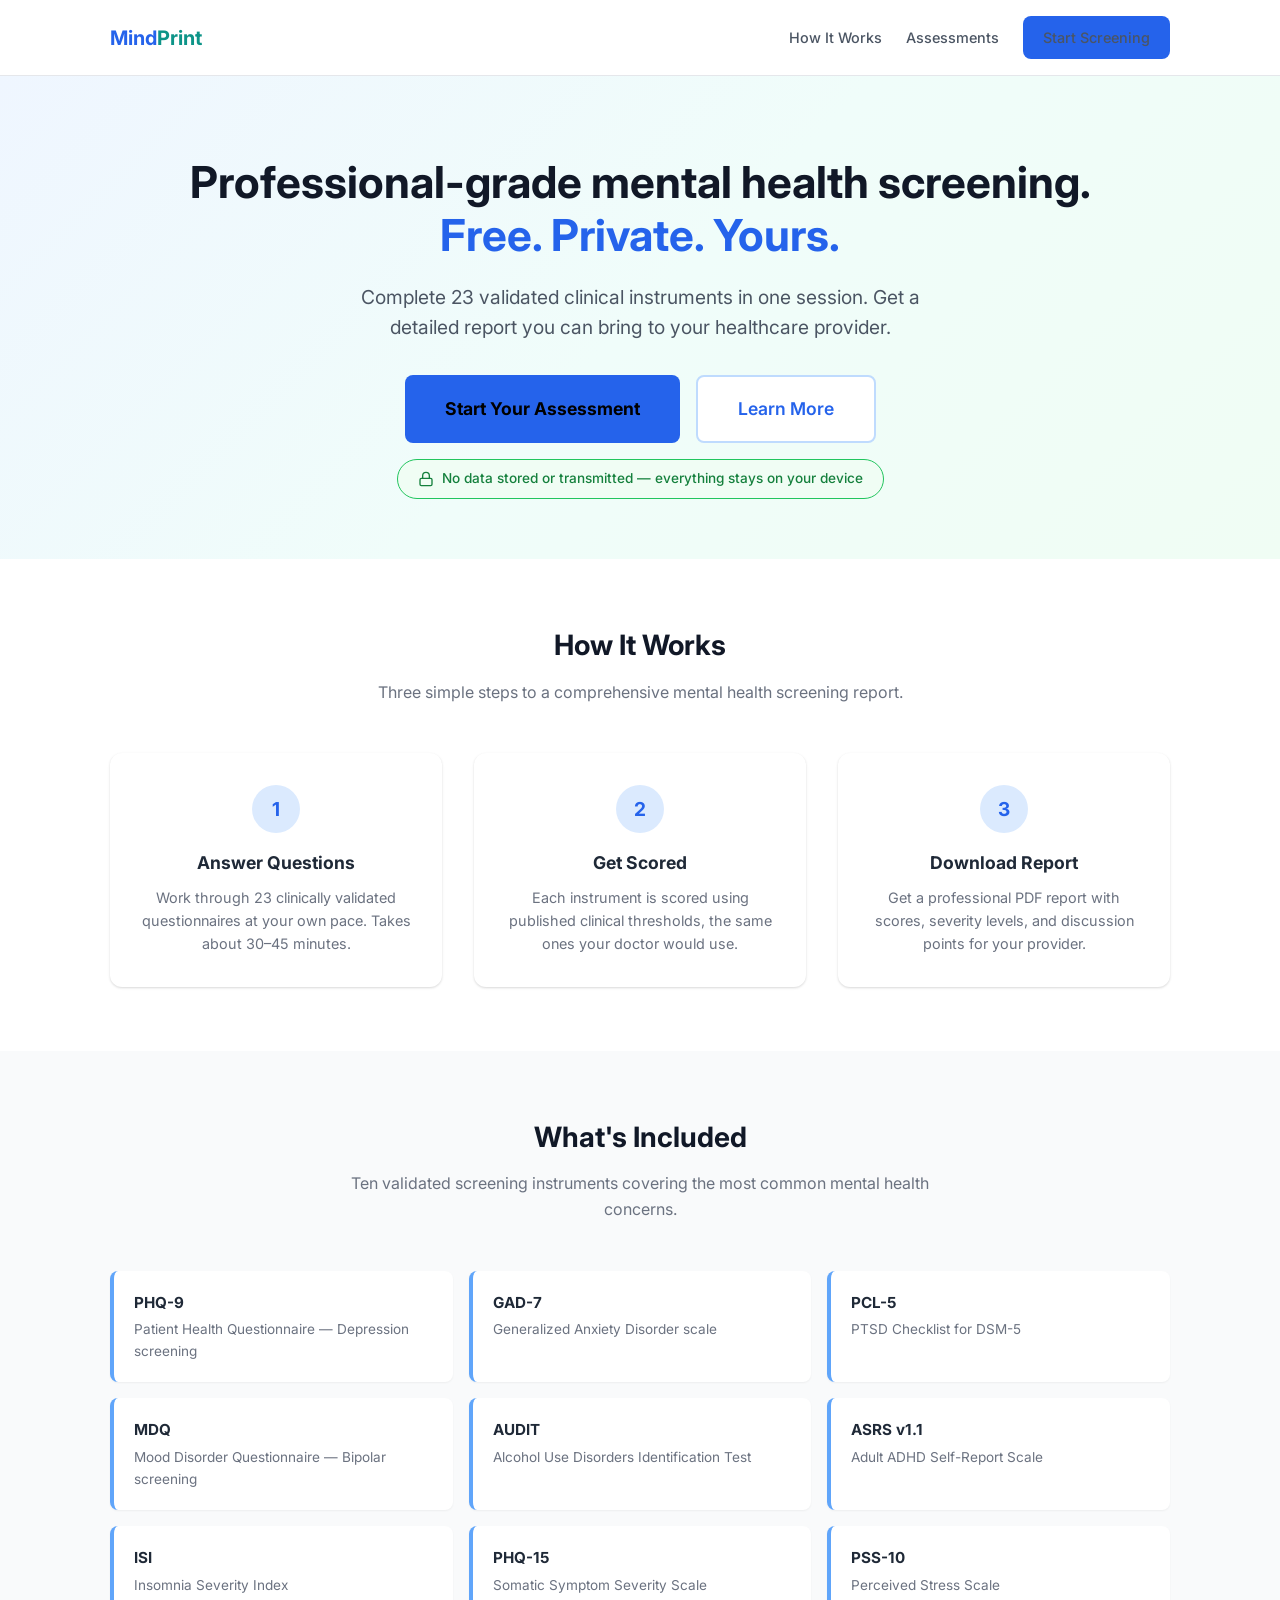
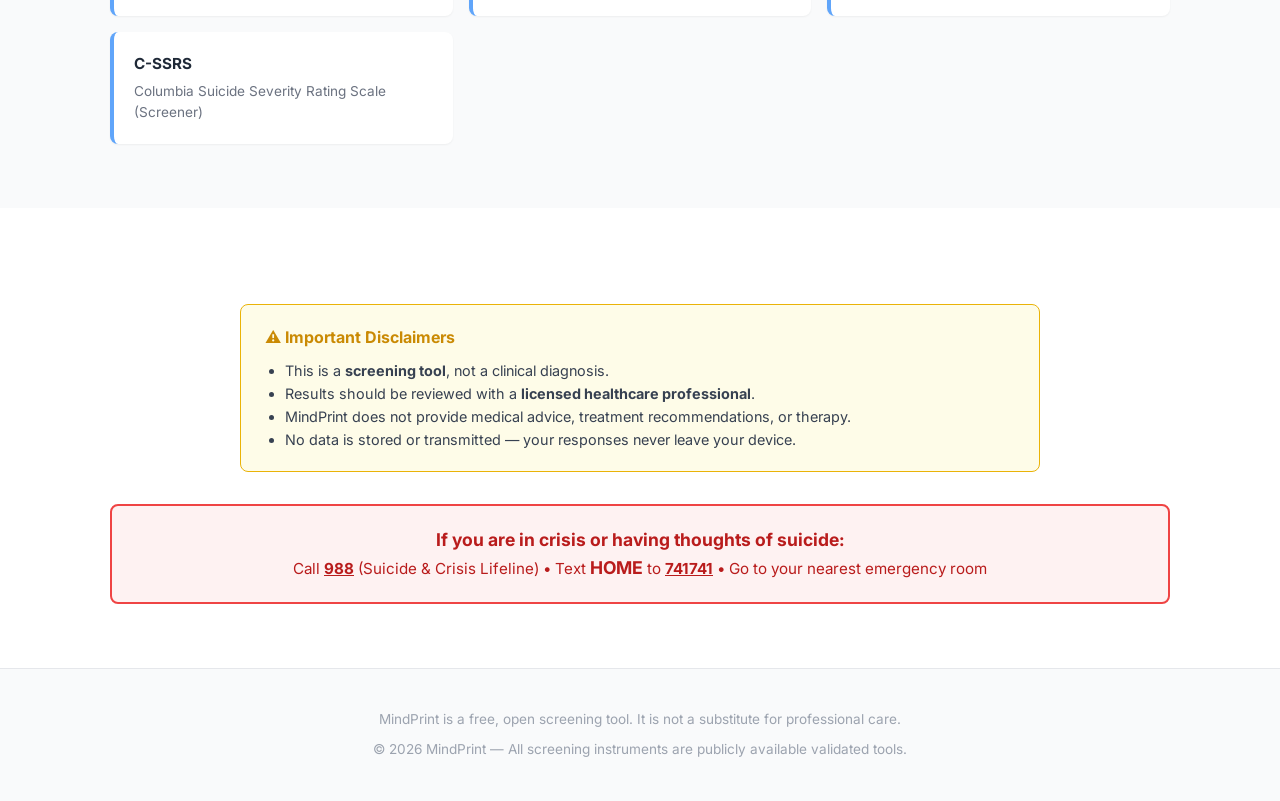
<file: index.html>
<!DOCTYPE html>
<html lang="en">
<head>
  <meta charset="UTF-8">
  <meta name="viewport" content="width=device-width, initial-scale=1.0">
  <title>MindPrint — Free Mental Health Screening</title>
  <link rel="stylesheet" href="style.css">
</head>
<body>

<nav class="nav">
  <div class="container">
    <a href="index.html" class="nav-brand">Mind<span>Print</span></a>
    <div class="nav-links">
      <a href="#how-it-works">How It Works</a>
      <a href="#assessments">Assessments</a>
      <a href="assess.html" class="btn btn-primary btn-sm">Start Screening</a>
    </div>
  </div>
</nav>

<section class="hero">
  <div class="container">
    <h1>Professional-grade mental health screening.<br><em>Free. Private. Yours.</em></h1>
    <p class="subtitle">Complete 23 validated clinical instruments in one session. Get a detailed report you can bring to your healthcare provider.</p>
    <div class="cta-group">
      <a href="assess.html?fresh=1" class="btn btn-primary btn-lg">Start Your Assessment</a>
      <a href="#how-it-works" class="btn btn-secondary btn-lg">Learn More</a>
    </div>
    <div class="privacy-badge">
      <svg width="16" height="16" fill="none" stroke="currentColor" stroke-width="2" viewBox="0 0 24 24"><rect x="3" y="11" width="18" height="11" rx="2"/><path d="M7 11V7a5 5 0 0110 0v4"/></svg>
      No data stored or transmitted &mdash; everything stays on your device
    </div>
  </div>
</section>

<section class="section section-alt" id="how-it-works">
  <div class="container">
    <h2 class="section-title">How It Works</h2>
    <p class="section-subtitle">Three simple steps to a comprehensive mental health screening report.</p>
    <div class="steps">
      <div class="step">
        <div class="step-num">1</div>
        <h3>Answer Questions</h3>
        <p>Work through 23 clinically validated questionnaires at your own pace. Takes about 30–45 minutes.</p>
      </div>
      <div class="step">
        <div class="step-num">2</div>
        <h3>Get Scored</h3>
        <p>Each instrument is scored using published clinical thresholds, the same ones your doctor would use.</p>
      </div>
      <div class="step">
        <div class="step-num">3</div>
        <h3>Download Report</h3>
        <p>Get a professional PDF report with scores, severity levels, and discussion points for your provider.</p>
      </div>
    </div>
  </div>
</section>

<section class="section" id="assessments">
  <div class="container">
    <h2 class="section-title">What's Included</h2>
    <p class="section-subtitle">Ten validated screening instruments covering the most common mental health concerns.</p>
    <div class="instruments-grid">
      <div class="instrument-card">
        <h4>PHQ-9</h4>
        <p>Patient Health Questionnaire &mdash; Depression screening</p>
      </div>
      <div class="instrument-card">
        <h4>GAD-7</h4>
        <p>Generalized Anxiety Disorder scale</p>
      </div>
      <div class="instrument-card">
        <h4>PCL-5</h4>
        <p>PTSD Checklist for DSM-5</p>
      </div>
      <div class="instrument-card">
        <h4>MDQ</h4>
        <p>Mood Disorder Questionnaire &mdash; Bipolar screening</p>
      </div>
      <div class="instrument-card">
        <h4>AUDIT</h4>
        <p>Alcohol Use Disorders Identification Test</p>
      </div>
      <div class="instrument-card">
        <h4>ASRS v1.1</h4>
        <p>Adult ADHD Self-Report Scale</p>
      </div>
      <div class="instrument-card">
        <h4>ISI</h4>
        <p>Insomnia Severity Index</p>
      </div>
      <div class="instrument-card">
        <h4>PHQ-15</h4>
        <p>Somatic Symptom Severity Scale</p>
      </div>
      <div class="instrument-card">
        <h4>PSS-10</h4>
        <p>Perceived Stress Scale</p>
      </div>
      <div class="instrument-card">
        <h4>C-SSRS</h4>
        <p>Columbia Suicide Severity Rating Scale (Screener)</p>
      </div>
    </div>
  </div>
</section>

<section class="section section-alt">
  <div class="container">
    <div class="disclaimer-banner">
      <h4>&#9888;&#65039; Important Disclaimers</h4>
      <ul>
        <li>This is a <strong>screening tool</strong>, not a clinical diagnosis.</li>
        <li>Results should be reviewed with a <strong>licensed healthcare professional</strong>.</li>
        <li>MindPrint does not provide medical advice, treatment recommendations, or therapy.</li>
        <li>No data is stored or transmitted &mdash; your responses never leave your device.</li>
      </ul>
    </div>
    <div class="crisis-banner">
      <p><strong>If you are in crisis or having thoughts of suicide:</strong></p>
      <p>Call <a href="tel:988">988</a> (Suicide &amp; Crisis Lifeline) &bull; Text <strong>HOME</strong> to <a href="sms:741741">741741</a> &bull; Go to your nearest emergency room</p>
    </div>
  </div>
</section>

<footer class="footer">
  <div class="container">
    <p>MindPrint is a free, open screening tool. It is not a substitute for professional care.</p>
    <p style="margin-top:8px">&copy; 2026 MindPrint &mdash; All screening instruments are publicly available validated tools.</p>
  </div>
</footer>

</body>
</html>
</file>
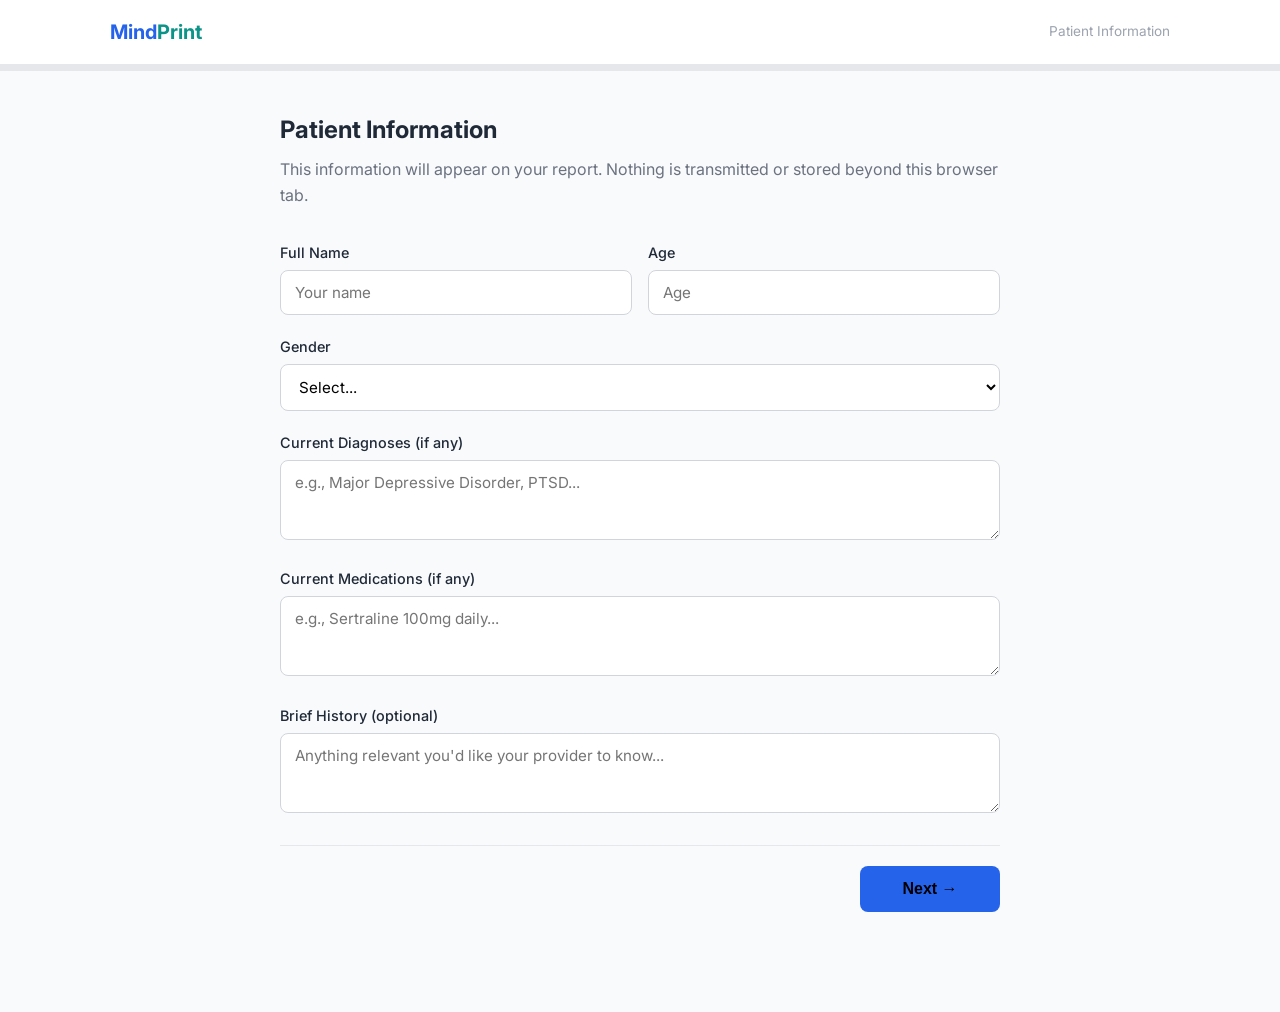
<file: assess.html>
<!DOCTYPE html>
<html lang="en">
<head>
  <meta charset="UTF-8">
  <meta name="viewport" content="width=device-width, initial-scale=1.0">
  <title>MindPrint — Assessment</title>
  <link rel="stylesheet" href="style.css">
</head>
<body class="assess-wrap">

<nav class="nav">
  <div class="container">
    <a href="index.html" class="nav-brand">Mind<span>Print</span></a>
    <div class="nav-links">
      <span id="step-label" style="color:var(--gray-400);font-size:.85rem;"></span>
    </div>
  </div>
</nav>

<div class="progress-bar-wrap">
  <div class="progress-bar-fill" id="progress-bar" style="width:0%"></div>
</div>

<main id="assess-main">
  <!-- Steps are rendered by assess.js -->
</main>

<!-- Report output (hidden until generated) -->
<div id="report-output" style="display:none"></div>

<script src="assess.js"></script>
<script src="report.js"></script>
</body>
</html>
</file>
<file: style.css>
/* MindPrint — Mental Health Screening Tool */
@import url('https://fonts.googleapis.com/css2?family=Inter:wght@300;400;500;600;700&display=swap');

:root {
  --blue-50: #eff6ff;
  --blue-100: #dbeafe;
  --blue-200: #bfdbfe;
  --blue-400: #60a5fa;
  --blue-500: #3b82f6;
  --blue-600: #2563eb;
  --blue-700: #1d4ed8;
  --green-50: #f0fdf4;
  --green-100: #dcfce7;
  --green-500: #22c55e;
  --green-600: #16a34a;
  --green-700: #15803d;
  --teal-50: #f0fdfa;
  --teal-500: #14b8a6;
  --teal-600: #0d9488;
  --gray-50: #f9fafb;
  --gray-100: #f3f4f6;
  --gray-200: #e5e7eb;
  --gray-300: #d1d5db;
  --gray-400: #9ca3af;
  --gray-500: #6b7280;
  --gray-600: #4b5563;
  --gray-700: #374151;
  --gray-800: #1f2937;
  --gray-900: #111827;
  --red-50: #fef2f2;
  --red-500: #ef4444;
  --red-600: #dc2626;
  --red-700: #b91c1c;
  --orange-50: #fff7ed;
  --orange-500: #f97316;
  --orange-600: #ea580c;
  --yellow-50: #fefce8;
  --yellow-500: #eab308;
  --yellow-600: #ca8a04;
  --shadow-sm: 0 1px 2px rgba(0,0,0,.05);
  --shadow: 0 1px 3px rgba(0,0,0,.1), 0 1px 2px rgba(0,0,0,.06);
  --shadow-md: 0 4px 6px rgba(0,0,0,.07), 0 2px 4px rgba(0,0,0,.06);
  --shadow-lg: 0 10px 15px rgba(0,0,0,.1), 0 4px 6px rgba(0,0,0,.05);
  --radius: 12px;
  --radius-sm: 8px;
}

*, *::before, *::after { box-sizing: border-box; margin: 0; padding: 0; }

html { scroll-behavior: smooth; }

body {
  font-family: 'Inter', system-ui, -apple-system, sans-serif;
  color: var(--gray-800);
  background: var(--gray-50);
  line-height: 1.6;
  -webkit-font-smoothing: antialiased;
}

/* ---- Layout ---- */
.container { max-width: 1100px; margin: 0 auto; padding: 0 20px; }
.container-narrow { max-width: 760px; margin: 0 auto; padding: 0 20px; }

/* ---- Nav ---- */
.nav {
  background: #fff;
  border-bottom: 1px solid var(--gray-200);
  padding: 16px 0;
  position: sticky; top: 0; z-index: 100;
}
.nav .container { display: flex; align-items: center; justify-content: space-between; }
.nav-brand { font-weight: 700; font-size: 1.25rem; color: var(--blue-600); text-decoration: none; }
.nav-brand span { color: var(--teal-600); }
.nav-links { display: flex; gap: 24px; align-items: center; }
.nav-links a { color: var(--gray-600); text-decoration: none; font-size: .9rem; font-weight: 500; }
.nav-links a:hover { color: var(--blue-600); }

/* ---- Buttons ---- */
.btn {
  display: inline-flex; align-items: center; justify-content: center; gap: 8px;
  padding: 14px 32px; border-radius: var(--radius-sm); font-weight: 600;
  font-size: 1rem; border: none; cursor: pointer; text-decoration: none;
  transition: all .2s;
}
.btn-primary { background: var(--blue-600); color: #000; font-weight: 700; }
.btn-primary:hover { background: var(--blue-700); transform: translateY(-1px); box-shadow: var(--shadow-md); }
.btn-secondary { background: #fff; color: var(--blue-600); border: 2px solid var(--blue-200); }
.btn-secondary:hover { border-color: var(--blue-400); background: var(--blue-50); }
.btn-success { background: var(--green-600); color: #fff; }
.btn-success:hover { background: var(--green-700); }
.btn-danger { background: var(--red-600); color: #fff; }
.btn-danger:hover { background: var(--red-700); }
.btn-sm { padding: 10px 20px; font-size: .875rem; }
.btn-lg { padding: 18px 40px; font-size: 1.1rem; }

/* ---- Hero ---- */
.hero {
  background: linear-gradient(135deg, var(--blue-50) 0%, var(--teal-50) 50%, var(--green-50) 100%);
  padding: 80px 0 60px;
  text-align: center;
}
.hero h1 { font-size: 2.75rem; font-weight: 700; color: var(--gray-900); line-height: 1.2; margin-bottom: 20px; }
.hero h1 em { font-style: normal; color: var(--blue-600); }
.hero p.subtitle { font-size: 1.2rem; color: var(--gray-600); max-width: 600px; margin: 0 auto 32px; }
.hero .cta-group { display: flex; gap: 16px; justify-content: center; flex-wrap: wrap; }

/* ---- Sections ---- */
.section { padding: 64px 0; }
.section-alt { background: #fff; }
.section-title { font-size: 1.75rem; font-weight: 700; text-align: center; margin-bottom: 12px; color: var(--gray-900); }
.section-subtitle { text-align: center; color: var(--gray-500); margin-bottom: 48px; max-width: 600px; margin-left: auto; margin-right: auto; }

/* ---- Steps ---- */
.steps { display: grid; grid-template-columns: repeat(auto-fit, minmax(240px,1fr)); gap: 32px; }
.step { text-align: center; padding: 32px 24px; background: #fff; border-radius: var(--radius); box-shadow: var(--shadow); }
.step-num {
  width: 48px; height: 48px; border-radius: 50%; background: var(--blue-100); color: var(--blue-600);
  display: inline-flex; align-items: center; justify-content: center; font-weight: 700; font-size: 1.2rem; margin-bottom: 16px;
}
.step h3 { font-size: 1.1rem; margin-bottom: 8px; }
.step p { color: var(--gray-500); font-size: .9rem; }

/* ---- Instruments list ---- */
.instruments-grid { display: grid; grid-template-columns: repeat(auto-fill, minmax(280px,1fr)); gap: 16px; }
.instrument-card {
  background: #fff; border-radius: var(--radius-sm); padding: 20px; border-left: 4px solid var(--blue-400);
  box-shadow: var(--shadow-sm);
}
.instrument-card h4 { font-size: .95rem; margin-bottom: 4px; }
.instrument-card p { font-size: .85rem; color: var(--gray-500); }

/* ---- Disclaimer banner ---- */
.disclaimer-banner {
  background: var(--yellow-50); border: 1px solid var(--yellow-500); border-radius: var(--radius-sm);
  padding: 20px 24px; margin: 32px auto; max-width: 800px;
}
.disclaimer-banner h4 { color: var(--yellow-600); margin-bottom: 8px; }
.disclaimer-banner p, .disclaimer-banner li { font-size: .9rem; color: var(--gray-700); }
.disclaimer-banner ul { padding-left: 20px; }

/* ---- Crisis banner ---- */
.crisis-banner {
  background: var(--red-50); border: 2px solid var(--red-500); border-radius: var(--radius-sm);
  padding: 20px 24px; text-align: center;
}
.crisis-banner p { font-size: .95rem; color: var(--red-700); }
.crisis-banner strong { font-size: 1.1rem; }
.crisis-banner a { color: var(--red-700); font-weight: 700; }

/* ---- Privacy badge ---- */
.privacy-badge {
  display: inline-flex; align-items: center; gap: 8px;
  background: var(--green-50); border: 1px solid var(--green-500); border-radius: 999px;
  padding: 8px 20px; font-size: .85rem; color: var(--green-700); font-weight: 500; margin-top: 16px;
}

/* ---- Footer ---- */
.footer { padding: 40px 0; text-align: center; color: var(--gray-400); font-size: .85rem; border-top: 1px solid var(--gray-200); }
.footer a { color: var(--gray-500); }

/* ========== ASSESS PAGE ========== */
.assess-wrap { min-height: 100vh; display: flex; flex-direction: column; }

/* Progress bar */
.progress-bar-wrap { background: var(--gray-200); height: 6px; width: 100%; position: sticky; top: 57px; z-index: 90; }
.progress-bar-fill { height: 100%; background: linear-gradient(90deg, var(--blue-500), var(--teal-500)); transition: width .4s ease; border-radius: 0 3px 3px 0; }

/* Step container */
.assess-step { display: none; padding: 40px 0 80px; flex: 1; }
.assess-step.active { display: block; }
.assess-step h2 { font-size: 1.5rem; margin-bottom: 8px; }
.assess-step .step-desc { color: var(--gray-500); margin-bottom: 32px; }

/* Form fields */
.form-group { margin-bottom: 20px; }
.form-group label { display: block; font-weight: 500; margin-bottom: 6px; font-size: .9rem; }
.form-group input, .form-group select, .form-group textarea {
  width: 100%; padding: 12px 14px; border: 1px solid var(--gray-300); border-radius: var(--radius-sm);
  font-size: .95rem; font-family: inherit; background: #fff; transition: border-color .2s;
}
.form-group input:focus, .form-group select:focus, .form-group textarea:focus {
  outline: none; border-color: var(--blue-400); box-shadow: 0 0 0 3px rgba(59,130,246,.15);
}
.form-group textarea { resize: vertical; min-height: 80px; }
.form-row { display: grid; grid-template-columns: 1fr 1fr; gap: 16px; }

/* Question cards */
.question-card {
  background: #fff; border-radius: var(--radius); padding: 24px; margin-bottom: 16px;
  box-shadow: var(--shadow-sm); border: 1px solid var(--gray-200);
}
.question-card .q-text { font-weight: 500; margin-bottom: 16px; font-size: .95rem; }
.question-card .q-num { color: var(--gray-400); font-size: .8rem; margin-bottom: 4px; }

/* Radio options */
.radio-group { display: flex; flex-direction: column; gap: 8px; }
.radio-option {
  display: flex; align-items: center; gap: 12px; padding: 12px 16px;
  border: 1px solid var(--gray-200); border-radius: var(--radius-sm);
  cursor: pointer; transition: all .15s;
}
.radio-option:hover { border-color: var(--blue-300); background: var(--blue-50); }
.radio-option.selected { border-color: var(--blue-500); background: var(--blue-50); }
.radio-option input[type="radio"] { accent-color: var(--blue-600); width: 18px; height: 18px; }
.radio-option label { cursor: pointer; font-size: .9rem; flex: 1; }

/* Yes/No pills */
.yesno-group { display: flex; gap: 12px; }
.yesno-btn {
  flex: 1; padding: 12px; text-align: center; border: 1px solid var(--gray-200);
  border-radius: var(--radius-sm); cursor: pointer; font-weight: 500; transition: all .15s;
}
.yesno-btn:hover { border-color: var(--blue-300); }
.yesno-btn.selected-yes { border-color: var(--blue-500); background: var(--blue-50); color: var(--blue-700); }
.yesno-btn.selected-no { border-color: var(--gray-400); background: var(--gray-100); color: var(--gray-700); }

/* Navigation */
.assess-nav {
  display: flex; justify-content: space-between; align-items: center;
  padding: 20px 0; margin-top: 24px; border-top: 1px solid var(--gray-200);
}
.assess-nav .btn { min-width: 140px; }

/* ========== REPORT ========== */
.report-wrap { background: #fff; min-height: 100vh; }
.report-header { text-align: center; padding: 40px 0 24px; border-bottom: 2px solid var(--gray-200); margin-bottom: 32px; }
.report-header h1 { font-size: 1.75rem; color: var(--gray-900); }
.report-header .report-date { color: var(--gray-400); font-size: .9rem; }

.patient-info-box {
  background: var(--gray-50); border-radius: var(--radius); padding: 24px; margin-bottom: 32px;
  display: grid; grid-template-columns: repeat(auto-fill, minmax(200px,1fr)); gap: 16px;
}
.patient-info-box .info-item label { font-size: .75rem; text-transform: uppercase; letter-spacing: .05em; color: var(--gray-400); display: block; }
.patient-info-box .info-item span { font-weight: 500; }
.patient-info-box .info-full { grid-column: 1 / -1; }

/* Score card */
.score-card {
  border-radius: var(--radius); padding: 24px; margin-bottom: 20px;
  border: 1px solid var(--gray-200); position: relative; overflow: hidden;
}
.score-card::before {
  content: ''; position: absolute; left: 0; top: 0; bottom: 0; width: 5px;
}
.score-card.severity-minimal::before, .score-card.severity-none::before, .score-card.severity-low::before { background: var(--green-500); }
.score-card.severity-mild::before, .score-card.severity-subthreshold::before { background: var(--yellow-500); }
.score-card.severity-moderate::before, .score-card.severity-medium::before, .score-card.severity-hazardous::before { background: var(--orange-500); }
.score-card.severity-severe::before, .score-card.severity-moderately-severe::before, .score-card.severity-harmful::before, .score-card.severity-high::before, .score-card.severity-possible-dependence::before { background: var(--red-500); }
.score-card.severity-positive::before, .score-card.severity-flag::before { background: var(--red-500); }
.score-card.severity-negative::before { background: var(--green-500); }

.score-card-header { display: flex; justify-content: space-between; align-items: flex-start; margin-bottom: 12px; flex-wrap: wrap; gap: 8px; }
.score-card-header h3 { font-size: 1.1rem; }
.score-badge {
  display: inline-block; padding: 4px 14px; border-radius: 999px; font-size: .8rem; font-weight: 600;
}
.severity-minimal .score-badge, .severity-none .score-badge, .severity-low .score-badge, .severity-negative .score-badge { background: var(--green-100); color: var(--green-700); }
.severity-mild .score-badge, .severity-subthreshold .score-badge { background: var(--yellow-50); color: var(--yellow-600); }
.severity-moderate .score-badge, .severity-medium .score-badge, .severity-hazardous .score-badge { background: var(--orange-50); color: var(--orange-600); }
.severity-severe .score-badge, .severity-moderately-severe .score-badge, .severity-harmful .score-badge, .severity-high .score-badge, .severity-possible-dependence .score-badge { background: var(--red-50); color: var(--red-600); }
.severity-positive .score-badge, .severity-flag .score-badge { background: var(--red-50); color: var(--red-600); }

.score-card .score-num { font-size: .85rem; color: var(--gray-500); margin-bottom: 8px; }
.score-card .interpretation { font-size: .9rem; color: var(--gray-600); line-height: 1.5; }

/* Risk flags */
.risk-flags { background: var(--red-50); border: 2px solid var(--red-500); border-radius: var(--radius); padding: 24px; margin-bottom: 32px; }
.risk-flags h3 { color: var(--red-700); margin-bottom: 12px; }
.risk-flags li { color: var(--red-700); font-size: .9rem; margin-bottom: 6px; }

/* Discussion points */
.discussion-points { background: var(--blue-50); border-radius: var(--radius); padding: 24px; margin-bottom: 32px; }
.discussion-points h3 { color: var(--blue-700); margin-bottom: 12px; }
.discussion-points li { font-size: .9rem; color: var(--gray-700); margin-bottom: 6px; }

/* Report actions */
.report-actions { display: flex; gap: 16px; justify-content: center; padding: 32px 0; flex-wrap: wrap; }

/* ---- Responsive ---- */
@media (max-width: 768px) {
  .hero h1 { font-size: 1.75rem; }
  .hero p.subtitle { font-size: 1rem; }
  .form-row { grid-template-columns: 1fr; }
  .patient-info-box { grid-template-columns: 1fr; }
  .btn-lg { padding: 14px 28px; font-size: 1rem; }
  .section { padding: 40px 0; }
  .nav-links { gap: 12px; }
}

/* ---- Print ---- */
@media print {
  .nav, .progress-bar-wrap, .report-actions, .crisis-banner-report, .btn { display: none !important; }
  body { background: #fff; font-size: 11pt; }
  .score-card { break-inside: avoid; border: 1px solid #ccc; }
  .risk-flags { break-inside: avoid; }
  .report-header { padding-top: 0; }
}
</file>
